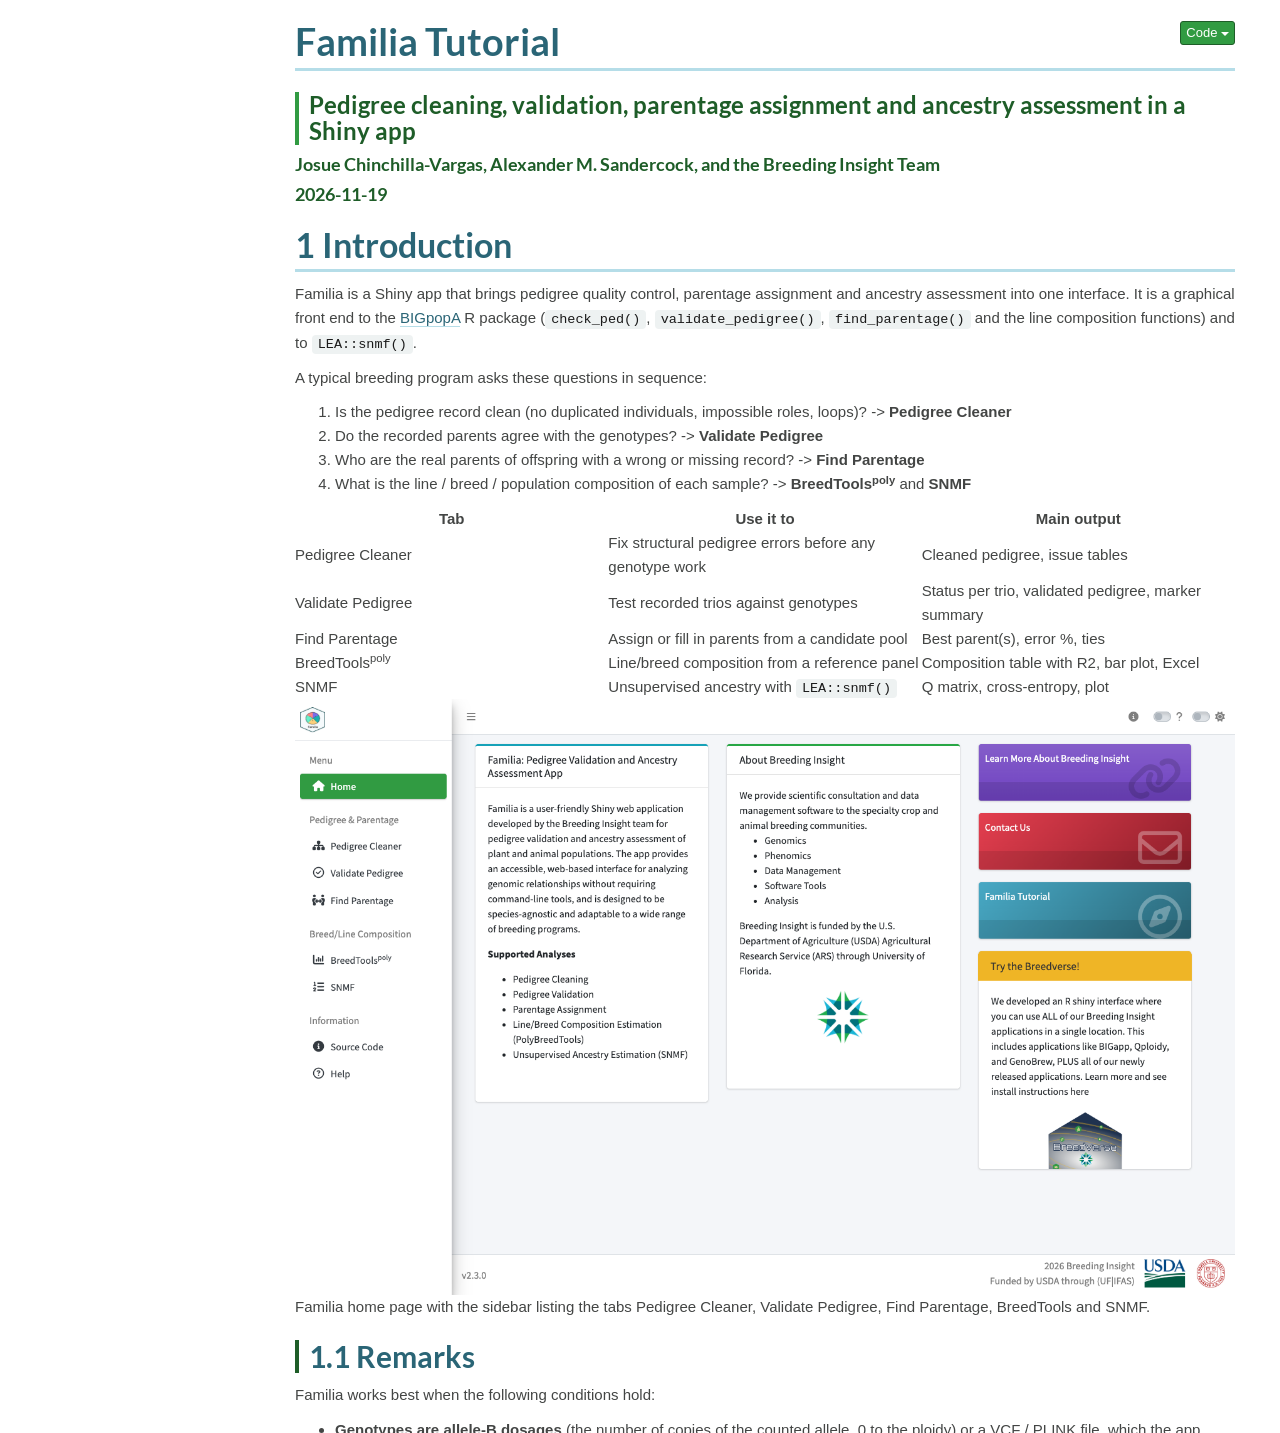
<file: docs/index.html>
<!DOCTYPE html>
<html lang="en">
<head>
  <meta charset="utf-8">
  <title>Familia User Guide</title>
  <meta http-equiv="refresh" content="0; url=Familia_user_guide.html">
  <link rel="canonical" href="Familia_user_guide.html">
</head>
<body>
  <p>Redirecting to the <a href="Familia_user_guide.html">Familia user guide</a>…</p>
</body>
</html>
</file>
